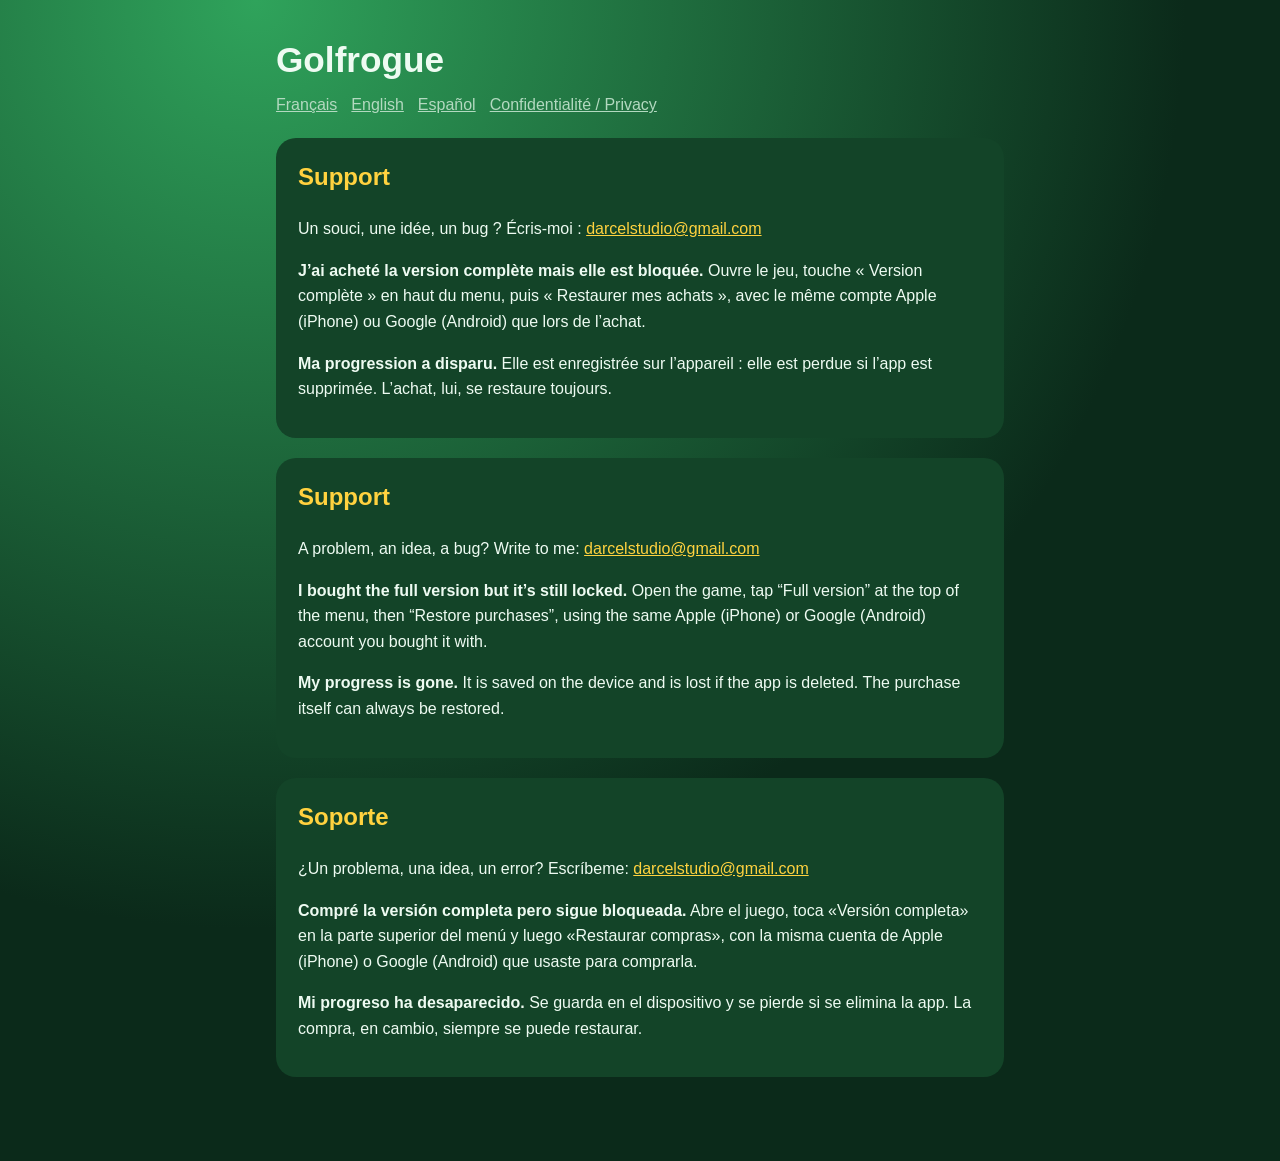
<file: index.html>
<!doctype html>
<html lang="fr">
<head>
<meta charset="utf-8">
<meta name="viewport" content="width=device-width, initial-scale=1">
<title>Golfrogue · Support</title>
<link rel="stylesheet" href="style.css">
</head>
<body>
<main>
<h1>Golfrogue</h1>
<nav><a href="#fr">Français</a><a href="#en">English</a><a href="#es">Español</a><a href="privacy.html">Confidentialité / Privacy</a></nav>

<section id="fr">
<h2>Support</h2>
<p>Un souci, une idée, un bug ? Écris-moi : <a href="mailto:darcelstudio@gmail.com">darcelstudio@gmail.com</a></p>
<p><strong>J’ai acheté la version complète mais elle est bloquée.</strong> Ouvre le jeu, touche « Version complète » en haut du menu, puis « Restaurer mes achats », avec le même compte Apple (iPhone) ou Google (Android) que lors de l’achat.</p>
<p><strong>Ma progression a disparu.</strong> Elle est enregistrée sur l’appareil : elle est perdue si l’app est supprimée. L’achat, lui, se restaure toujours.</p>
</section>

<section id="en">
<h2>Support</h2>
<p>A problem, an idea, a bug? Write to me: <a href="mailto:darcelstudio@gmail.com">darcelstudio@gmail.com</a></p>
<p><strong>I bought the full version but it’s still locked.</strong> Open the game, tap “Full version” at the top of the menu, then “Restore purchases”, using the same Apple (iPhone) or Google (Android) account you bought it with.</p>
<p><strong>My progress is gone.</strong> It is saved on the device and is lost if the app is deleted. The purchase itself can always be restored.</p>
</section>

<section id="es">
<h2>Soporte</h2>
<p>¿Un problema, una idea, un error? Escríbeme: <a href="mailto:darcelstudio@gmail.com">darcelstudio@gmail.com</a></p>
<p><strong>Compré la versión completa pero sigue bloqueada.</strong> Abre el juego, toca «Versión completa» en la parte superior del menú y luego «Restaurar compras», con la misma cuenta de Apple (iPhone) o Google (Android) que usaste para comprarla.</p>
<p><strong>Mi progreso ha desaparecido.</strong> Se guarda en el dispositivo y se pierde si se elimina la app. La compra, en cambio, siempre se puede restaurar.</p>
</section>
</main>
</body>
</html>
</file>
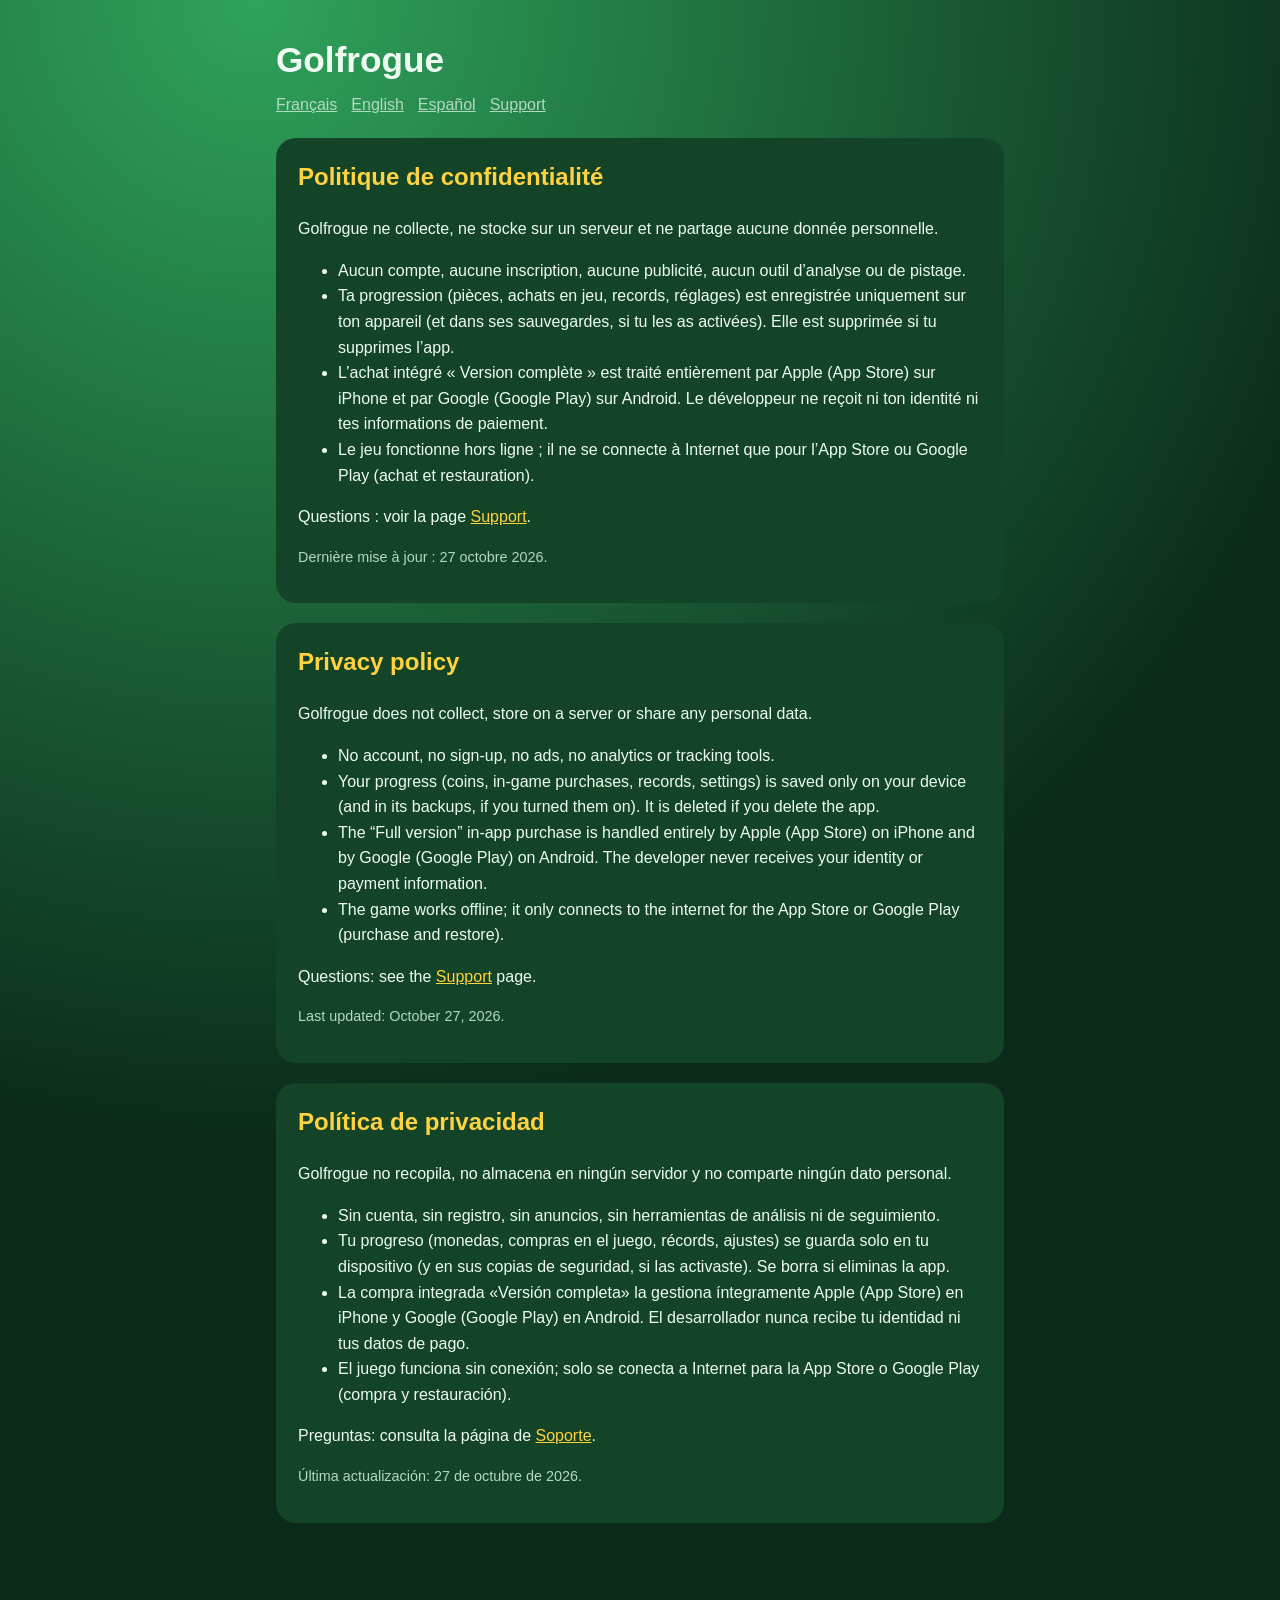
<file: privacy.html>
<!doctype html>
<html lang="fr">
<head>
<meta charset="utf-8">
<meta name="viewport" content="width=device-width, initial-scale=1">
<title>Golfrogue · Confidentialité / Privacy / Privacidad</title>
<link rel="stylesheet" href="style.css">
</head>
<body>
<main>
<h1>Golfrogue</h1>
<nav><a href="#fr">Français</a><a href="#en">English</a><a href="#es">Español</a><a href="index.html">Support</a></nav>

<section id="fr">
<h2>Politique de confidentialité</h2>
<p>Golfrogue ne collecte, ne stocke sur un serveur et ne partage aucune donnée personnelle.</p>
<ul>
<li>Aucun compte, aucune inscription, aucune publicité, aucun outil d’analyse ou de pistage.</li>
<li>Ta progression (pièces, achats en jeu, records, réglages) est enregistrée uniquement sur ton appareil (et dans ses sauvegardes, si tu les as activées). Elle est supprimée si tu supprimes l’app.</li>
<li>L’achat intégré « Version complète » est traité entièrement par Apple (App Store) sur iPhone et par Google (Google Play) sur Android. Le développeur ne reçoit ni ton identité ni tes informations de paiement.</li>
<li>Le jeu fonctionne hors ligne ; il ne se connecte à Internet que pour l’App Store ou Google Play (achat et restauration).</li>
</ul>
<p>Questions : voir la page <a href="index.html">Support</a>.</p>
<p class="muted">Dernière mise à jour : 27 octobre 2026.</p>
</section>

<section id="en">
<h2>Privacy policy</h2>
<p>Golfrogue does not collect, store on a server or share any personal data.</p>
<ul>
<li>No account, no sign-up, no ads, no analytics or tracking tools.</li>
<li>Your progress (coins, in-game purchases, records, settings) is saved only on your device (and in its backups, if you turned them on). It is deleted if you delete the app.</li>
<li>The “Full version” in-app purchase is handled entirely by Apple (App Store) on iPhone and by Google (Google Play) on Android. The developer never receives your identity or payment information.</li>
<li>The game works offline; it only connects to the internet for the App Store or Google Play (purchase and restore).</li>
</ul>
<p>Questions: see the <a href="index.html">Support</a> page.</p>
<p class="muted">Last updated: October 27, 2026.</p>
</section>

<section id="es">
<h2>Política de privacidad</h2>
<p>Golfrogue no recopila, no almacena en ningún servidor y no comparte ningún dato personal.</p>
<ul>
<li>Sin cuenta, sin registro, sin anuncios, sin herramientas de análisis ni de seguimiento.</li>
<li>Tu progreso (monedas, compras en el juego, récords, ajustes) se guarda solo en tu dispositivo (y en sus copias de seguridad, si las activaste). Se borra si eliminas la app.</li>
<li>La compra integrada «Versión completa» la gestiona íntegramente Apple (App Store) en iPhone y Google (Google Play) en Android. El desarrollador nunca recibe tu identidad ni tus datos de pago.</li>
<li>El juego funciona sin conexión; solo se conecta a Internet para la App Store o Google Play (compra y restauración).</li>
</ul>
<p>Preguntas: consulta la página de <a href="index.html">Soporte</a>.</p>
<p class="muted">Última actualización: 27 de octubre de 2026.</p>
</section>
</main>
</body>
</html>
</file>
<file: style.css>
:root { --bg: #0b2a1a; --card: #134428; --text: #eefbf2; --muted: #b3d9c0; --accent: #ffd23f; }
* { box-sizing: border-box; }
body { margin: 0; background: radial-gradient(circle at 20% 0%, #2fa35b, var(--bg) 60%); color: var(--text);
       font: 16px/1.6 -apple-system, BlinkMacSystemFont, "Segoe UI", sans-serif; min-height: 100vh; }
main { max-width: 760px; margin: 0 auto; padding: 32px 16px 64px; }
h1 { font-size: 2.2rem; margin: 0 0 4px; }
h2 { margin-top: 0; color: var(--accent); }
nav a { color: var(--muted); margin-right: 14px; }
section { background: var(--card); border-radius: 20px; padding: 20px 22px; margin: 20px 0; }
a { color: var(--accent); }
p, li { color: var(--text); }
.muted { color: var(--muted); font-size: .9rem; }
</file>
